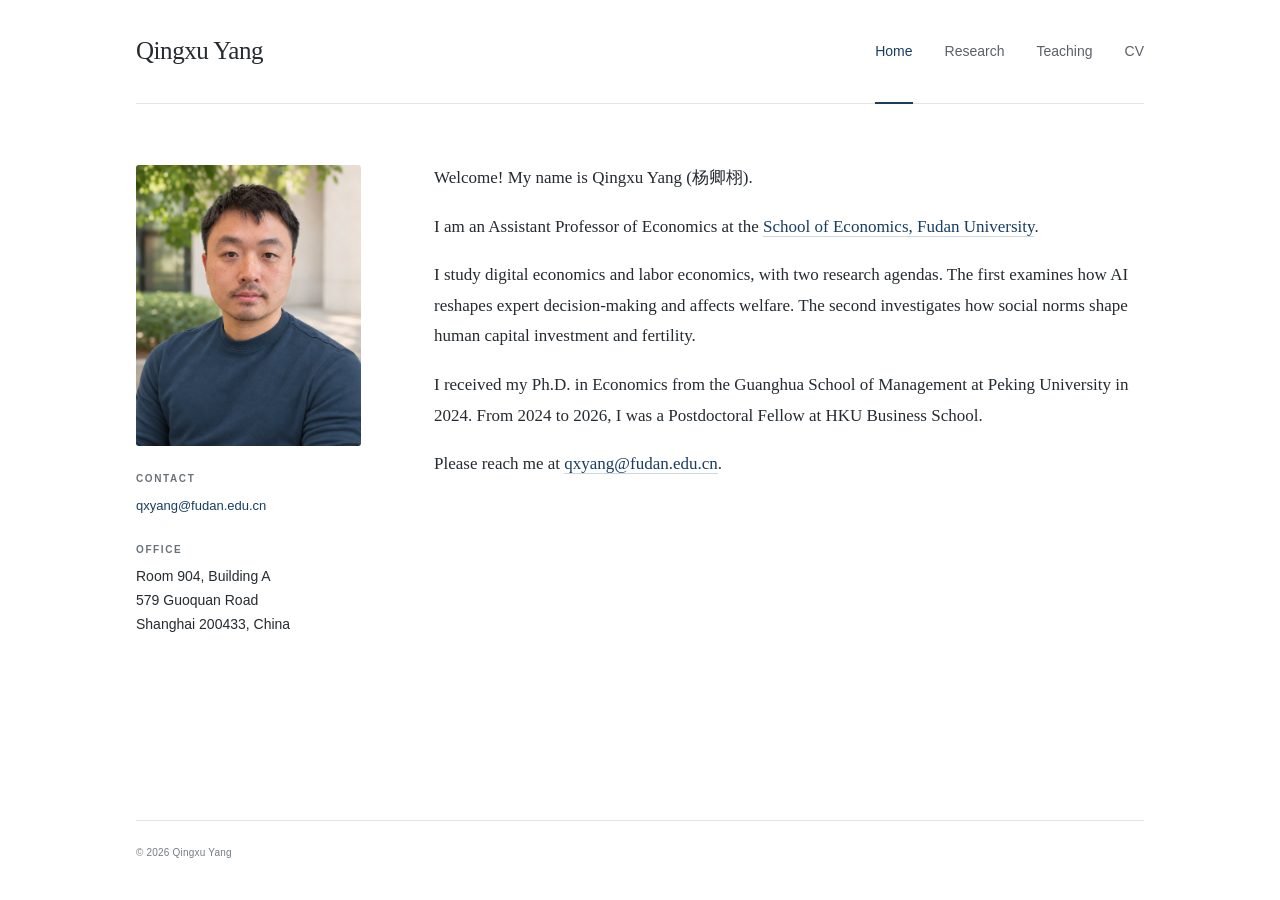
<file: docs/index.html>
<!doctype html>
<html lang="en"><head><meta charset="utf-8"><meta name="viewport" content="width=device-width, initial-scale=1">
<title>Home | Qingxu Yang</title>
<meta name="description" content="Qingxu Yang is an Assistant Professor of Economics at Fudan University. Research in digital economics, labor economics, artificial intelligence, and expert decision-making.">
<meta name="theme-color" content="#173e61"><link rel="canonical" href="https://qxyang-econ.github.io/index.html">
<link rel="icon" href="favicon.svg" type="image/svg+xml"><link rel="stylesheet" href="style.css">
<script type="application/ld+json">{"@context": "https://schema.org", "@type": "Person", "name": "Qingxu Yang", "alternateName": "杨卿栩", "jobTitle": "Assistant Professor of Economics", "affiliation": {"@type": "CollegeOrUniversity", "name": "Fudan University"}, "url": "https://qxyang-econ.github.io", "email": "qxyang@fudan.edu.cn"}</script></head>
<body><a class="skip" href="#main">Skip to content</a>
<div class="page page-home"><header class="site-header"><a class="wordmark" href="index.html">Qingxu Yang</a><nav aria-label="Main navigation"><a href="index.html" aria-current="page">Home</a><a href="research.html">Research</a><a href="teaching.html">Teaching</a><a href="cv.html">CV</a></nav></header>
<div class="layout"><aside class="profile" aria-label="Profile">
<img class="profile-photo" src="qingxu-yang.png" alt="Qingxu Yang" width="1122" height="1402" decoding="async">
<div class="sidebar-section"><p class="label">Contact</p><a class="email" href="mailto:qxyang@fudan.edu.cn">qxyang@fudan.edu.cn</a></div>
<div class="sidebar-section office"><p class="label">Office</p><p>Room 904, Building A<br>579 Guoquan Road<br>Shanghai 200433, China</p></div>
</aside><main id="main" class="home"><section class="intro"><p>Welcome! My name is Qingxu Yang (<span lang="zh-Hans">杨卿栩</span>).</p>
<p>I am an Assistant Professor of Economics at the <a href="https://econ.fudan.edu.cn/">School of Economics, Fudan University</a>.</p>
<p>I study digital economics and labor economics, with two research agendas. The first examines how AI reshapes expert decision-making and affects welfare. The second investigates how social norms shape human capital investment and fertility.</p>
<p>I received my Ph.D. in Economics from the Guanghua School of Management at Peking University in 2024. From 2024 to 2026, I was a Postdoctoral Fellow at HKU Business School.</p>
<p>Please reach me at <a href="mailto:qxyang@fudan.edu.cn">qxyang@fudan.edu.cn</a>.</p>
</section></main></div>
<footer><span>© 2026 Qingxu Yang</span></footer></div>
</body></html>
</file>
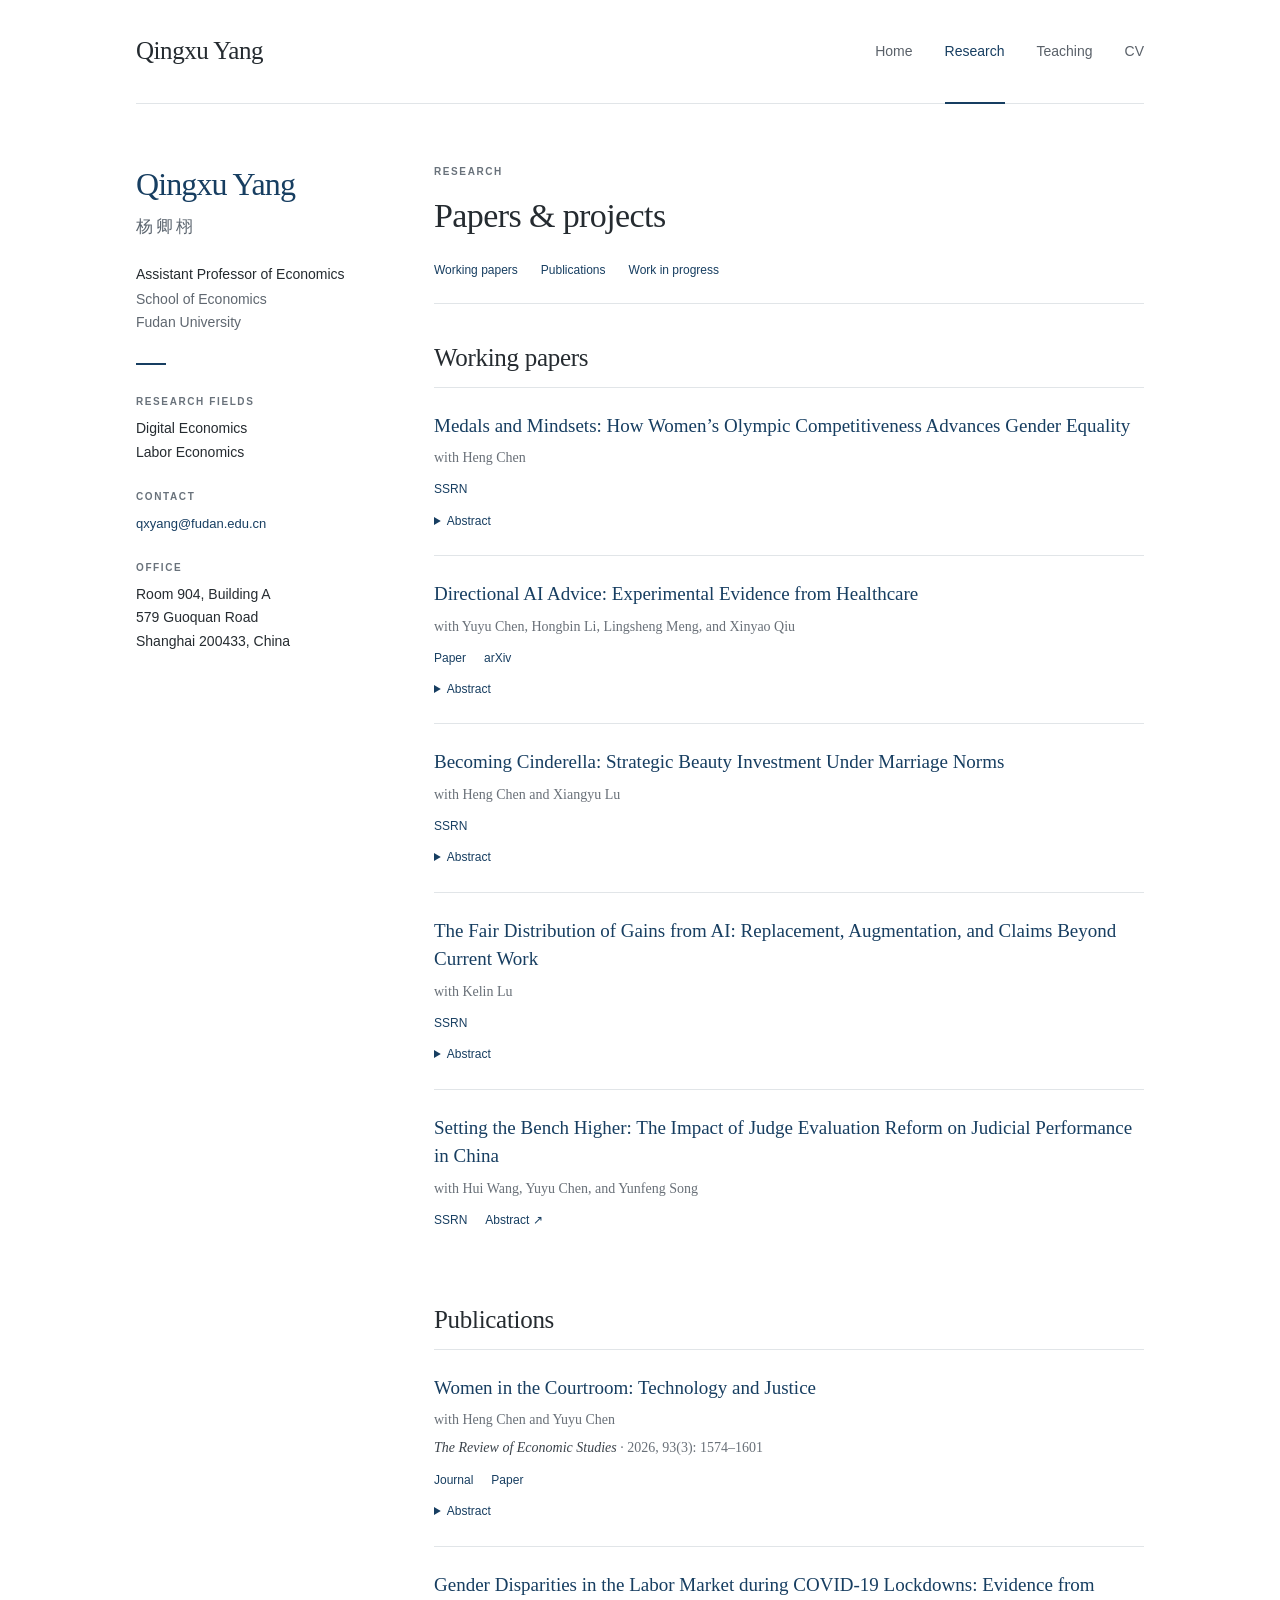
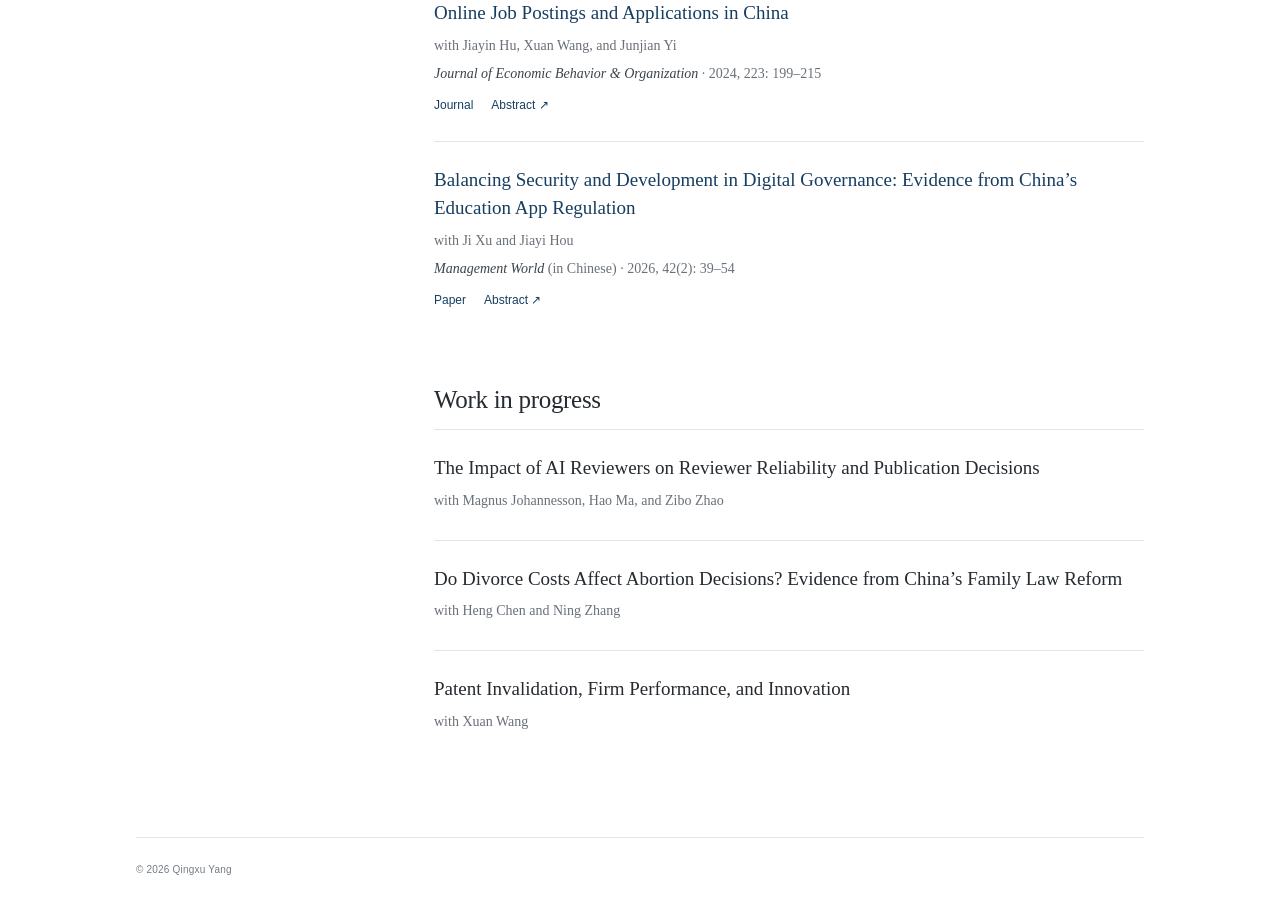
<file: docs/research.html>
<!doctype html>
<html lang="en"><head><meta charset="utf-8"><meta name="viewport" content="width=device-width, initial-scale=1">
<title>Research | Qingxu Yang</title>
<meta name="description" content="Qingxu Yang is an Assistant Professor of Economics at Fudan University. Research in digital economics, labor economics, artificial intelligence, and expert decision-making.">
<meta name="theme-color" content="#173e61"><link rel="canonical" href="https://qxyang-econ.github.io/research.html">
<link rel="icon" href="favicon.svg" type="image/svg+xml"><link rel="stylesheet" href="style.css">
<script type="application/ld+json">{"@context": "https://schema.org", "@type": "Person", "name": "Qingxu Yang", "alternateName": "杨卿栩", "jobTitle": "Assistant Professor of Economics", "affiliation": {"@type": "CollegeOrUniversity", "name": "Fudan University"}, "url": "https://qxyang-econ.github.io", "email": "qxyang@fudan.edu.cn"}</script></head>
<body><a class="skip" href="#main">Skip to content</a>
<div class="page page-inner"><header class="site-header"><a class="wordmark" href="index.html">Qingxu Yang</a><nav aria-label="Main navigation"><a href="index.html">Home</a><a href="research.html" aria-current="page">Research</a><a href="teaching.html">Teaching</a><a href="cv.html">CV</a></nav></header>
<div class="layout"><aside class="profile" aria-label="Profile">
<div class="profile-name">Qingxu Yang<span lang="zh-Hans">杨卿栩</span></div>
<p class="position">Assistant Professor of Economics</p><p class="affiliation">School of Economics<br>Fudan University</p>
<div class="profile-rule"></div>
<div class="sidebar-section fields"><p class="label">Research fields</p><p>Digital Economics<br>Labor Economics</p></div>
<div class="sidebar-section"><p class="label">Contact</p><a class="email" href="mailto:qxyang@fudan.edu.cn">qxyang@fudan.edu.cn</a></div>
<div class="sidebar-section office"><p class="label">Office</p><p>Room 904, Building A<br>579 Guoquan Road<br>Shanghai 200433, China</p></div>
</aside><main id="main" class=""><div class="page-title"><p class="eyebrow">Research</p><h1>Papers & projects</h1></div><nav class="section-nav" aria-label="Research sections"><a href="#working-papers">Working papers</a><a href="#publications">Publications</a><a href="#work-in-progress">Work in progress</a></nav><section class="research-section" id="working-papers"><h2>Working papers</h2><article class="paper" id="medals"><h3><a href="https://papers.ssrn.com/sol3/papers.cfm?abstract_id=5742644">Medals and Mindsets: How Women’s Olympic Competitiveness Advances Gender Equality</a></h3><p class="coauthors">with Heng Chen</p><div class="paper-links"><a href="https://papers.ssrn.com/sol3/papers.cfm?abstract_id=5742644">SSRN</a></div><details><summary>Abstract</summary><p>Can female athletic success reshape beliefs about women’s competitive capacity and advance gender equality? We study this question in the context of China’s return to the Olympics, using athlete records from 1984 to 2004. Exploiting variation in the timing of prefectures’ first female Olympic medalist and differential exposure across birth cohorts, we find that exposure to hometown female medalists narrows gender gaps in education. To address endogeneity, we construct a shift-share instrument that leverages changes in Soviet presence as exogenous shocks to medal opportunities across sports. Further evidence shows that media framing and shifts in fathers’ beliefs underlie these effects.</p></details></article><article class="paper" id="ai-healthcare"><h3><a href="https://arxiv.org/pdf/2607.08706">Directional AI Advice: Experimental Evidence from Healthcare</a></h3><p class="coauthors">with Yuyu Chen, Hongbin Li, Lingsheng Meng, and Xinyao Qiu</p><div class="paper-links"><a href="https://arxiv.org/pdf/2607.08706">Paper</a><a href="https://arxiv.org/abs/2607.08706">arXiv</a></div><details><summary>Abstract</summary><p>Generative AI is fast becoming the first place people turn for expert advice. The advice it provides can be directional rather than neutral, shaped in part by the choices of its designers and regulators. When clients consult AI before meeting an expert, they carry this directional advice into a relationship that once rested on the expert’s judgment alone. We study its consequences in healthcare through a large-scale preregistered field experiment at a Chinese hospital, where we randomize patients’ access to an AI chatbot before their outpatient visit. Examination of the conversation logs shows that the chatbot routinely cautions against the use of medications, especially Traditional Chinese Medicine and antibiotics, while issuing clean recommendations for diagnostic testing, consistent with the liability-driven guardrails encoded in AI training. This directionality propagates into clinical practice. Prescription rates decline among treated patients while diagnostic testing increases, and these effects are more pronounced among physicians who are receptive to patient input and those with more intensive prescribing styles. Beyond shifting healthcare utilization, survey results show that AI access reduces patient compliance and satisfaction, shifting the balance of authority between patients and physicians.</p></details></article><article class="paper" id="cinderella"><h3><a href="https://papers.ssrn.com/sol3/papers.cfm?abstract_id=7108879">Becoming Cinderella: Strategic Beauty Investment Under Marriage Norms</a></h3><p class="coauthors">with Heng Chen and Xiangyu Lu</p><div class="paper-links"><a href="https://papers.ssrn.com/sol3/papers.cfm?abstract_id=7108879">SSRN</a></div><details><summary>Abstract</summary><p>This paper studies whether marriage-market incentives induce strategic investment in physical appearance. A randomized partner-profile experiment in China reveals a negative age-based shift in men&#x27;s evaluations of women around age 31, with subgroup estimates suggesting a less pronounced penalty for profiles with higher education, housing, or an urban family background. Drawing on a nationwide inpatient dataset of over 100,000 plastic-surgery admissions, we document pronounced bunching in women&#x27;s cosmetic procedures just before the threshold, with no comparable pattern for functional procedures or men. The response is concentrated in facial and breast surgeries, intensifies with fertility norms and marriage-market competition, and weakens with women&#x27;s labor-market opportunities. A continuous-time marriage-search model rationalizes these patterns as a deadline effect: an age-based penalty induces women to advance the timing of costly, irreversible investments in appearance. The findings show how age-dependent gender norms can shape investment timing and impose gender-specific costs of adjustment.</p></details></article><article class="paper" id="ai-fairness"><h3><a href="https://papers.ssrn.com/sol3/papers.cfm?abstract_id=7611298">The Fair Distribution of Gains from AI: Replacement, Augmentation, and Claims Beyond Current Work</a></h3><p class="coauthors">with Kelin Lu</p><div class="paper-links"><a href="https://papers.ssrn.com/sol3/papers.cfm?abstract_id=7611298">SSRN</a></div><details><summary>Abstract</summary><p>How should the gains from AI be divided among displaced workers, remaining workers, and firms? We study fairness preferences in preregistered, incentivized spectator experiments with over 4,800 participants in the United States and China. Spectators divide monetary payoffs from an actual production process. AI replacement reduces displaced workers’ perceived fair claims without eliminating them. The absence of current work and changes in initial allocations partly explain this reduction, but we find no evidence that AI’s superior performance does. Disclosing displaced workers’ past contributions to AI training strengthens their claims, whereas information about reemployment produces no detectable reduction. Remaining workers are viewed as deserving gains from both replacement and augmentation. Disclosing past training contributions does not strengthen augmented workers’ claims. Better performance achieved with AI assistance strengthens augmented workers’ claims in China but weakens them in the United States. Firms’ perceived fair claims depend strongly on the initial assignment of AI gains. Spectators also forgo personal compensation to preserve their chosen fair distributions.</p></details></article><article class="paper" id="judge-evaluation"><h3><a href="https://papers.ssrn.com/sol3/papers.cfm?abstract_id=4925678">Setting the Bench Higher: The Impact of Judge Evaluation Reform on Judicial Performance in China</a></h3><p class="coauthors">with Hui Wang, Yuyu Chen, and Yunfeng Song</p><div class="paper-links"><a href="https://papers.ssrn.com/sol3/papers.cfm?abstract_id=4925678">SSRN</a><a href="https://papers.ssrn.com/sol3/papers.cfm?abstract_id=4925678">Abstract ↗</a></div></article></section><section class="research-section" id="publications"><h2>Publications</h2><article class="paper" id="courtroom"><h3><a href="https://doi.org/10.1093/restud/rdaf066">Women in the Courtroom: Technology and Justice</a></h3><p class="coauthors">with Heng Chen and Yuyu Chen</p><p class="journal"><em>The Review of Economic Studies</em><span> · 2026, 93(3): 1574–1601</span></p><div class="paper-links"><a href="https://doi.org/10.1093/restud/rdaf066">Journal</a><a href="https://www.restud.com/wp-content/uploads/2025/07/MS32629manuscript.pdf">Paper</a></div><details><summary>Abstract</summary><p>Our study analyses 6 million civil judgments in China from 2014 to 2018, documenting gender disparities that disfavour female litigants. We investigate the impact of an open justice reform that mandated courts to broadcast legal proceedings live on a centralized online platform. By exploiting variations in its implementation across courts and over time and employing both difference-in-differences and Bartik IV approaches, we find that gender disparities in chances of winning decrease as broadcast intensity increases. Analysis of the textual content of judicial decisions provides further evidence that these changes in judicial outcomes stem from altered judge behaviours (i.e. attention and effort) under enhanced judicial transparency. Our results demonstrate how information technology shapes judges’ conduct, underscoring its broader potential to improve accountability in public institutions.</p></details></article><article class="paper" id="covid-labor"><h3><a href="https://doi.org/10.1016/j.jebo.2024.05.011">Gender Disparities in the Labor Market during COVID-19 Lockdowns: Evidence from Online Job Postings and Applications in China</a></h3><p class="coauthors">with Jiayin Hu, Xuan Wang, and Junjian Yi</p><p class="journal"><em>Journal of Economic Behavior &amp; Organization</em><span> · 2024, 223: 199–215</span></p><div class="paper-links"><a href="https://doi.org/10.1016/j.jebo.2024.05.011">Journal</a><a href="https://www.sciencedirect.com/science/article/pii/S0167268124001872">Abstract ↗</a></div></article><article class="paper" id="digital-governance"><h3><a href="https://oss.aisixiang.com/download/4ae74e3224aa490033258eb81a6da5f7.pdf">Balancing Security and Development in Digital Governance: Evidence from China’s Education App Regulation</a></h3><p class="coauthors">with Ji Xu and Jiayi Hou</p><p class="journal"><em>Management World</em> <span class="journal-language">(in Chinese)</span><span> · 2026, 42(2): 39–54</span></p><div class="paper-links"><a href="https://oss.aisixiang.com/download/4ae74e3224aa490033258eb81a6da5f7.pdf">Paper</a><a href="https://oss.aisixiang.com/download/4ae74e3224aa490033258eb81a6da5f7.pdf#page=16">Abstract ↗</a></div></article></section><section class="research-section" id="work-in-progress"><h2>Work in progress</h2><article class="paper" id="ai-reviewers"><h3>The Impact of AI Reviewers on Reviewer Reliability and Publication Decisions</h3><p class="coauthors">with Magnus Johannesson, Hao Ma, and Zibo Zhao</p></article><article class="paper" id="divorce"><h3>Do Divorce Costs Affect Abortion Decisions? Evidence from China’s Family Law Reform</h3><p class="coauthors">with Heng Chen and Ning Zhang</p></article><article class="paper" id="patents"><h3>Patent Invalidation, Firm Performance, and Innovation</h3><p class="coauthors">with Xuan Wang</p></article></section></main></div>
<footer><span>© 2026 Qingxu Yang</span></footer></div>
</body></html>
</file>
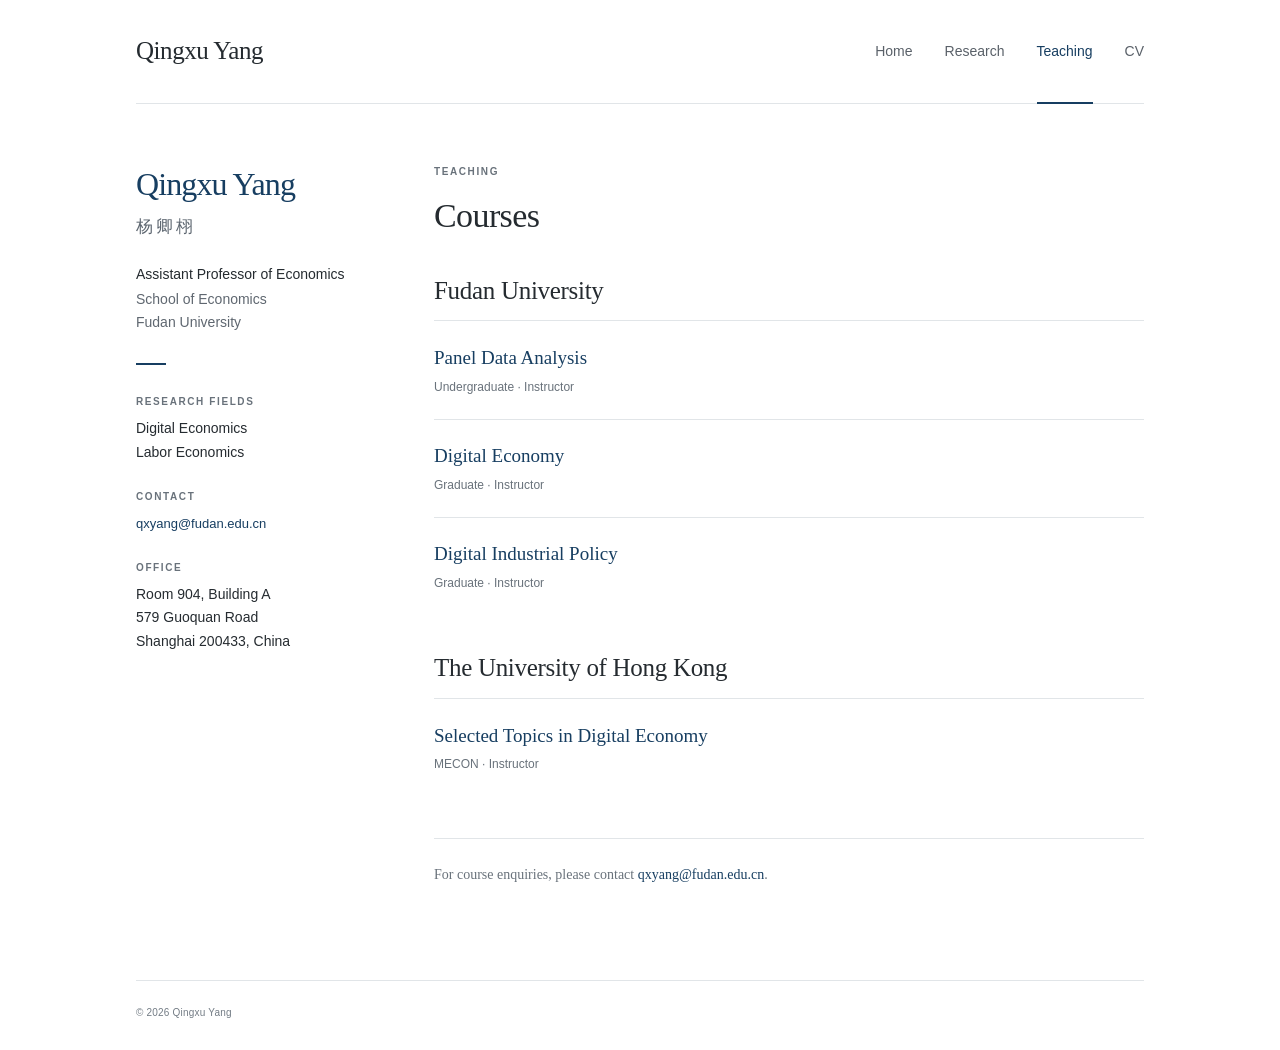
<file: docs/teaching.html>
<!doctype html>
<html lang="en"><head><meta charset="utf-8"><meta name="viewport" content="width=device-width, initial-scale=1">
<title>Teaching | Qingxu Yang</title>
<meta name="description" content="Qingxu Yang is an Assistant Professor of Economics at Fudan University. Research in digital economics, labor economics, artificial intelligence, and expert decision-making.">
<meta name="theme-color" content="#173e61"><link rel="canonical" href="https://qxyang-econ.github.io/teaching.html">
<link rel="icon" href="favicon.svg" type="image/svg+xml"><link rel="stylesheet" href="style.css">
<script type="application/ld+json">{"@context": "https://schema.org", "@type": "Person", "name": "Qingxu Yang", "alternateName": "杨卿栩", "jobTitle": "Assistant Professor of Economics", "affiliation": {"@type": "CollegeOrUniversity", "name": "Fudan University"}, "url": "https://qxyang-econ.github.io", "email": "qxyang@fudan.edu.cn"}</script></head>
<body><a class="skip" href="#main">Skip to content</a>
<div class="page page-inner"><header class="site-header"><a class="wordmark" href="index.html">Qingxu Yang</a><nav aria-label="Main navigation"><a href="index.html">Home</a><a href="research.html">Research</a><a href="teaching.html" aria-current="page">Teaching</a><a href="cv.html">CV</a></nav></header>
<div class="layout"><aside class="profile" aria-label="Profile">
<div class="profile-name">Qingxu Yang<span lang="zh-Hans">杨卿栩</span></div>
<p class="position">Assistant Professor of Economics</p><p class="affiliation">School of Economics<br>Fudan University</p>
<div class="profile-rule"></div>
<div class="sidebar-section fields"><p class="label">Research fields</p><p>Digital Economics<br>Labor Economics</p></div>
<div class="sidebar-section"><p class="label">Contact</p><a class="email" href="mailto:qxyang@fudan.edu.cn">qxyang@fudan.edu.cn</a></div>
<div class="sidebar-section office"><p class="label">Office</p><p>Room 904, Building A<br>579 Guoquan Road<br>Shanghai 200433, China</p></div>
</aside><main id="main" class=""><div class="page-title"><p class="eyebrow">Teaching</p><h1>Courses</h1></div>
<section class="teaching-section"><div class="section-heading"><h2>Fudan University</h2></div>
<article class="course"><h3>Panel Data Analysis</h3><p>Undergraduate · Instructor</p></article>
<article class="course"><h3>Digital Economy</h3><p>Graduate · Instructor</p></article>
<article class="course"><h3>Digital Industrial Policy</h3><p>Graduate · Instructor</p></article></section>
<section class="teaching-section"><div class="section-heading"><h2>The University of Hong Kong</h2></div>
<article class="course"><h3>Selected Topics in Digital Economy</h3><p>MECON · Instructor</p></article></section>
<p class="teaching-contact">For course enquiries, please contact <a href="mailto:qxyang@fudan.edu.cn">qxyang@fudan.edu.cn</a>.</p></main></div>
<footer><span>© 2026 Qingxu Yang</span></footer></div>
</body></html>
</file>
<file: docs/style.css>
:root{--ink:#252b30;--blue:#173e61;--muted:#69727b;--line:#e1e5e8;--soft:#f7f9fa;--serif:Georgia,'Times New Roman',serif;--sans:-apple-system,BlinkMacSystemFont,'Segoe UI',Arial,sans-serif}
*{box-sizing:border-box}html{scroll-behavior:smooth;scroll-padding-top:28px}body{margin:0;background:#fff;color:var(--ink);font-family:var(--serif);font-size:17px;line-height:1.7;-webkit-font-smoothing:antialiased}
a{color:var(--blue);text-decoration:none;text-underline-offset:4px}a:hover{text-decoration:underline}a:focus-visible,summary:focus-visible{outline:2px solid var(--blue);outline-offset:5px;border-radius:2px}
.page{max-width:1100px;margin:0 auto;padding:0 46px}.site-header{height:104px;display:flex;align-items:center;justify-content:space-between;border-bottom:1px solid var(--line)}.wordmark{font-size:25px;letter-spacing:-.45px;color:var(--ink)}.site-header nav{display:flex;gap:32px;font-family:var(--sans);font-size:14px;height:100%;align-items:center}.site-header nav a{height:100%;display:flex;align-items:center;color:#5a6169;position:relative}.site-header nav a[aria-current]{color:var(--blue)}.site-header nav a[aria-current]::after{content:'';position:absolute;bottom:-1px;height:2px;background:var(--blue);left:0;right:0}
.layout{display:grid;grid-template-columns:225px minmax(0,1fr);gap:73px;padding-top:59px;padding-bottom:76px;min-height:calc(100vh - 184px)}.profile{align-self:start;position:sticky;top:40px;padding-top:2px;font-family:var(--sans);font-size:14px;line-height:1.7}.profile-name{font-family:var(--serif);font-size:32px;letter-spacing:-.9px;color:var(--blue);line-height:1.2}.profile-name span{display:block;font-family:var(--sans);font-size:17px;font-weight:400;letter-spacing:3px;margin-top:14px;color:#5d6670}.profile .position{margin:25px 0 1px;color:var(--ink);font-weight:500}.affiliation{margin:0;color:#5f6770}.profile-rule{width:30px;height:2px;background:var(--blue);margin:28px 0}.sidebar-section{margin-bottom:23px}.sidebar-section p{margin:0}.label{font-size:10px;text-transform:uppercase;letter-spacing:1.6px;color:var(--muted);padding-bottom:7px;font-weight:650}.location{color:var(--muted);padding-top:5px}.email{font-size:13px}.cv-link{display:inline-flex;gap:12px;align-items:center;font-size:13px;border-top:1px solid var(--line);padding-top:17px;margin-top:2px;width:100%}.cv-link .file-type{margin-left:auto;font-size:10px;color:var(--muted);letter-spacing:1px}
main{min-width:0}h1,h2,h3,p{margin-top:0}h1{font-size:34px;line-height:1.25;letter-spacing:-.6px;font-weight:400;margin-bottom:25px}h2{font-size:25px;font-weight:400;line-height:1.35;letter-spacing:-.3px;margin-bottom:20px}h3{font-size:19px;font-weight:400;line-height:1.5;margin-bottom:6px}p{margin-bottom:18px}.eyebrow{font-family:var(--sans);font-size:10px;font-weight:600;letter-spacing:1.6px;text-transform:uppercase;color:var(--muted);margin-bottom:15px}.intro p:not(.eyebrow){font-size:17px;line-height:1.8}.intro strong{font-weight:600}.intro a{border-bottom:1px solid #cbd8e2}.intro a:hover{text-decoration:none;border-bottom-color:var(--blue)}
.selected{margin-top:45px}.section-heading{display:flex;align-items:baseline;justify-content:space-between;gap:20px;border-bottom:1px solid var(--line);padding-bottom:13px;margin-bottom:1px}.section-heading h2{margin-bottom:0}.section-heading>a{font-family:var(--sans);font-size:12px;white-space:nowrap}.paper{padding:22px 0;border-bottom:1px solid var(--line)}.paper:last-child{border-bottom:0}.paper h3 a{color:var(--blue)}.coauthors{font-size:14px;color:#697078;margin-bottom:4px;line-height:1.65}.journal{font-size:14px;line-height:1.6;margin:6px 0 0}.journal em{color:#3b434b}.journal span{color:#697078}.paper-links{display:flex;gap:18px;font-family:var(--sans);font-size:12px;margin-top:9px}.paper-links a{padding:1px 0}.paper details{font-size:15px;margin-top:10px}.paper summary{font-family:var(--sans);font-size:12px;cursor:pointer;color:var(--blue);width:fit-content}.paper details p{line-height:1.8;margin:13px 0 0;padding:12px 17px;border-left:2px solid #cad7e1;background:var(--soft);color:#4f5962}.home .paper{padding:19px 0}.home h3{font-size:18px}.page-title h1{margin-bottom:22px}.section-nav{display:flex;flex-wrap:wrap;gap:9px 23px;font-family:var(--sans);font-size:12px;border-bottom:1px solid var(--line);padding-bottom:23px;margin-bottom:33px}.research-section{margin-top:37px;scroll-margin-top:30px}.research-section>h2{border-bottom:1px solid var(--line);margin-bottom:0;padding-bottom:12px}.research-section .paper{padding-top:24px;padding-bottom:24px}.research-section + .research-section{margin-top:48px}
.teaching-section{margin-top:36px}.term{font-family:var(--sans);font-size:11px;color:var(--muted);white-space:nowrap}.course{padding:22px 0;border-bottom:1px solid var(--line)}.course:last-child{border-bottom:0}.course h3{color:var(--blue);margin-bottom:4px}.course p{font-family:var(--sans);font-size:12px;color:var(--muted);margin:0}.teaching-contact{border-top:1px solid var(--line);margin-top:41px;padding-top:24px;font-size:14px;color:var(--muted)}
.cv-download{display:flex;align-items:center;gap:22px;font-family:var(--sans);font-size:12px;margin-bottom:37px}.cv-download>a{background:var(--blue);color:#fff;padding:11px 17px}.cv-download>a span{margin-left:12px}.cv-download>span{color:var(--muted)}.cv-section{margin-top:37px}.cv-section>h2{border-bottom:1px solid var(--line);padding-bottom:12px;margin-bottom:12px}.cv-row{display:flex;align-items:baseline;justify-content:space-between;gap:20px;padding:12px 0}.cv-row h3{font-size:17px;margin-bottom:3px}.cv-row p{font-size:14px;color:var(--muted);line-height:1.65;margin:0}.cv-row>span{white-space:nowrap;font-family:var(--sans);font-size:11px;color:var(--muted)}
footer{border-top:1px solid var(--line);padding:23px 0 29px;display:flex;justify-content:space-between;font-family:var(--sans);font-size:10px;color:#737c85;letter-spacing:.2px}.skip{position:absolute;top:-100px;left:20px;background:#fff;padding:10px;z-index:5}.skip:focus{top:10px}
@media(min-width:1400px){.page{max-width:1140px}.layout{gap:85px;grid-template-columns:235px minmax(0,1fr)}}
@media(max-width:850px){.page{padding:0 30px}.layout{grid-template-columns:190px minmax(0,1fr);gap:38px}.profile-name{font-size:29px}.site-header nav{gap:25px}.section-heading{gap:12px}.term{white-space:normal;text-align:right}.email{font-size:12px}.journal span{display:block}}
@media(max-width:640px){body{font-size:16px}.page{padding:0 24px}.site-header{height:auto;display:block;padding-top:23px}.wordmark{font-size:23px}.site-header nav{height:53px;gap:28px;font-size:13px}.layout{display:block;padding-top:32px;padding-bottom:43px;min-height:0}.profile{position:static;display:grid;grid-template-columns:1fr 1fr;column-gap:16px;border-bottom:1px solid var(--line);padding-bottom:26px;margin-bottom:34px}.profile-name{grid-column:1/-1;font-size:31px;display:flex;align-items:center;gap:18px}.profile-name span{display:inline;margin:0;font-size:15px;letter-spacing:2px}.profile .position{margin-top:15px;grid-column:1/-1}.affiliation{grid-column:1/-1}.profile-rule,.profile .sidebar-section.fields{display:none}.sidebar-section{grid-column:1/-1;margin:15px 0 0}.sidebar-section .label,.sidebar-section .location{display:none}.email{font-size:13px}.cv-link{grid-column:1/-1;max-width:190px;font-size:12px;padding-top:0;border:0;margin-top:10px}.cv-link .file-type{margin-left:0;font-size:9px}h1{font-size:29px;margin-bottom:20px}h2{font-size:23px}.eyebrow{font-size:9px;letter-spacing:1.3px}.intro p:not(.eyebrow){font-size:16px;line-height:1.8}.selected{margin-top:34px}.paper h3,.home .paper h3{font-size:18px}.coauthors{font-size:13px}.section-heading>a{font-size:11px}.section-nav{gap:10px 19px;font-size:11px}.research-section{margin-top:30px}.teaching-section .section-heading{display:block}.term{display:block;text-align:left;margin-top:8px}.cv-row{gap:12px}.cv-row>span{font-size:10px}.cv-download{gap:12px;font-size:11px}.cv-download>a{padding:10px 13px}footer{font-size:9px;gap:15px}}
@media(prefers-reduced-motion:reduce){html{scroll-behavior:auto}}
@media print{.site-header,.profile,.paper-links,footer,.section-nav,.cv-download,.skip{display:none}.page{max-width:none;padding:0}.layout{display:block;padding:0}a{color:inherit}.paper,.cv-row{break-inside:avoid}body{font-size:11pt}h1{font-size:24pt}h2{font-size:17pt}}

@media(max-width:640px){.page-inner .profile{display:none}.page-inner .layout{padding-top:34px}}
.layout.layout-single{display:block}
.profile-photo{display:block;width:100%;height:auto;margin:0 0 24px;border-radius:3px}
@media(max-width:640px){.page-home .profile{display:block}.page-home .profile-photo{width:160px;max-width:100%;margin:0 0 20px}.page-home .sidebar-section{margin:18px 0 0}.page-home .sidebar-section .label{display:block}}
</file>
